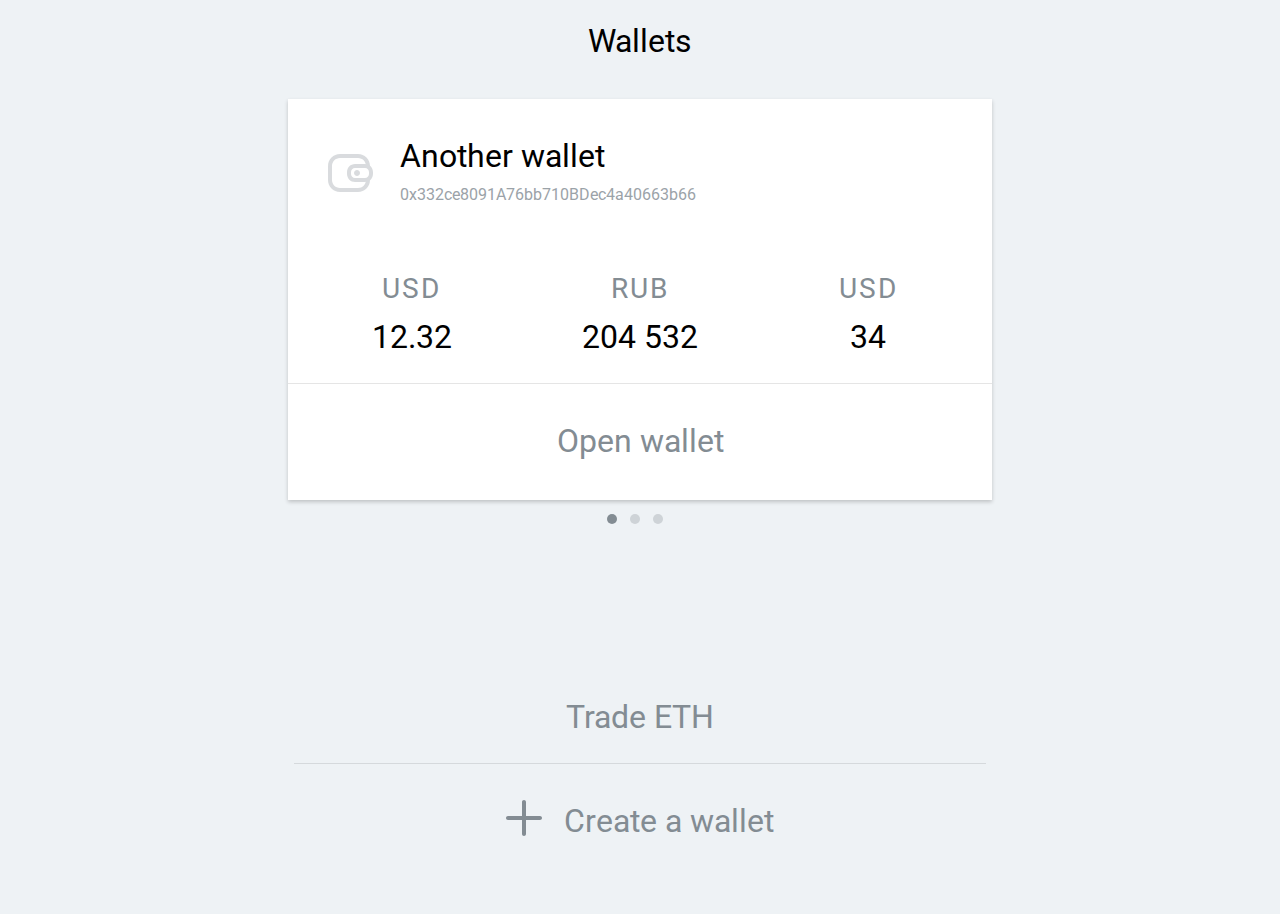
<file: account_list.html>
<!DOCTYPE html>
<html>
    <head>
        <meta charset="utf-8">
        <meta name="viewport" content="width=device-width, initial-scale=1">

        <title></title>

        <link href="style.css" rel="stylesheet">
        <link href="https://fonts.googleapis.com/css?family=Roboto:500,300,400" rel="stylesheet" type="text/css">

    </head>

    <body>

        <div class="wallets">
           <h2>Wallets</h2>
            <div class="wallet">
                <div class="wallet-image"></div>
                <div class="wallet-name">Another wallet</div>
                <div class="wallet-hash">0x332ce8091A76bb710BDec4a40663b66</div>
                <div class="wallet-currencies">
                    <div class="currency-usd"><span class="currency">USD</span>12.32</div>
                    <div class="currency-rub"><span class="currency">RUB</span>204 532</div>
                    <div class="currency-usd"><span class="currency">USD</span>34</div>
                </div>
                <a href="#">Open wallet</a>
            </div>
            <div class="pagination">
                <div class="dot active"></div>
                <div class="dot"></div>
                <div class="dot"></div>
            </div>
            
        </div>
        
        <div class="wallet-actions">
            <a class="trade-eth" href="#">Trade ETH</a>
            <a class="create-wallet" href="#"><span class="add-wallet"></span>Create a wallet</a>
        </div>
    
    </body>

</html>
</file>
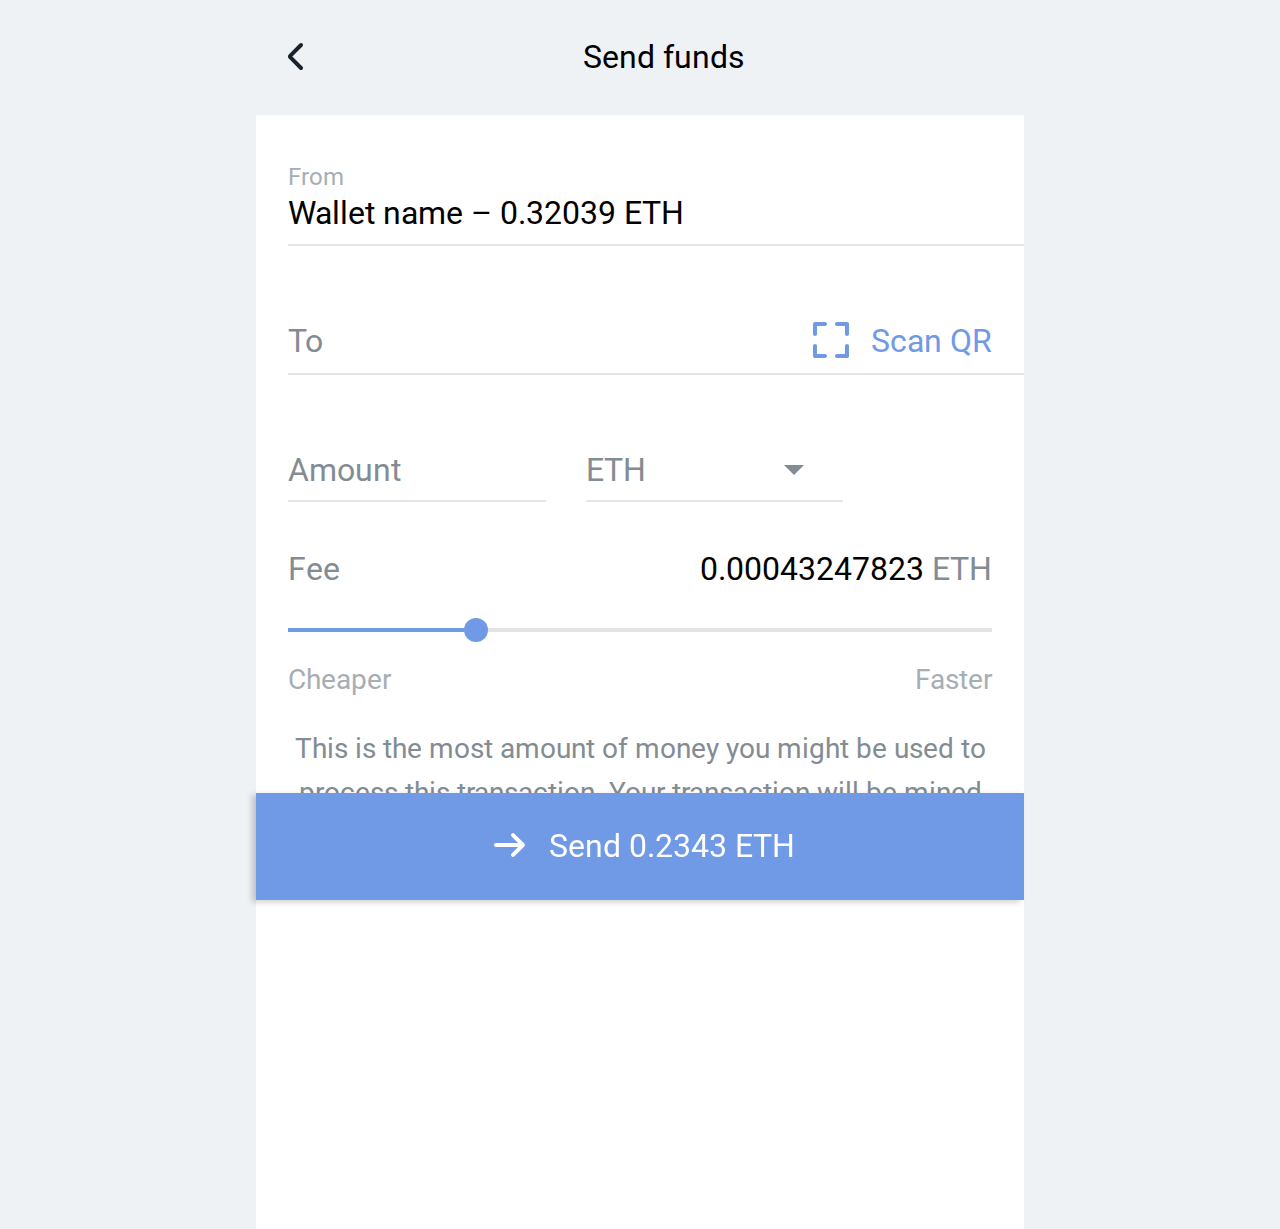
<file: send_money.html>
<!DOCTYPE html>
<html>
    <head>
        <meta charset="utf-8">
        <meta name="viewport" content="width=device-width, initial-scale=1">

        <title></title>

        <link href="style.css" rel="stylesheet">
        <link href="https://fonts.googleapis.com/css?family=Roboto:500,300,400" rel="stylesheet" type="text/css">

    </head>

    <body>

            <div class="top-nav">
                <a href="#" class="nav-back"></a>
                <h2>Send funds</h2>
            </div>
            
            <div class="send-screen">

                <div class="send-from">
                    <span>From</span>
                    <p>Wallet name – 0.32039 ETH</p>
                </div>
                
                <div class="send-to">
                    To
                    <div class="scan-qr"><span class="image-qr"></span>Scan QR </div>
                </div>
                
                <div class="send-amount">Amount</div>
                <div class="send-currency">ETH
                <div class="arrow-down"></div></div>
                
                <div class="send-fee">Fee 
                    <div class="fee-amount">0.00043247823 <span>ETH</span></div></div>
                
                <div class="send-range"><div class="bar"></div><div class="range-control"></div></div>
               
                <div class="range-min-text">Cheaper</div>
                <div class="range-max-text">Faster</div>
                
                <div class="note">This is the most amount of money you might be used to process this transaction. Your transaction will be mined probably within 30 seconds</div>
                
            </div>
            
                <div class="button-send"><span class="image-send"></span>Send 0.2343 ETH</div>

    </body>

</html>
</file>
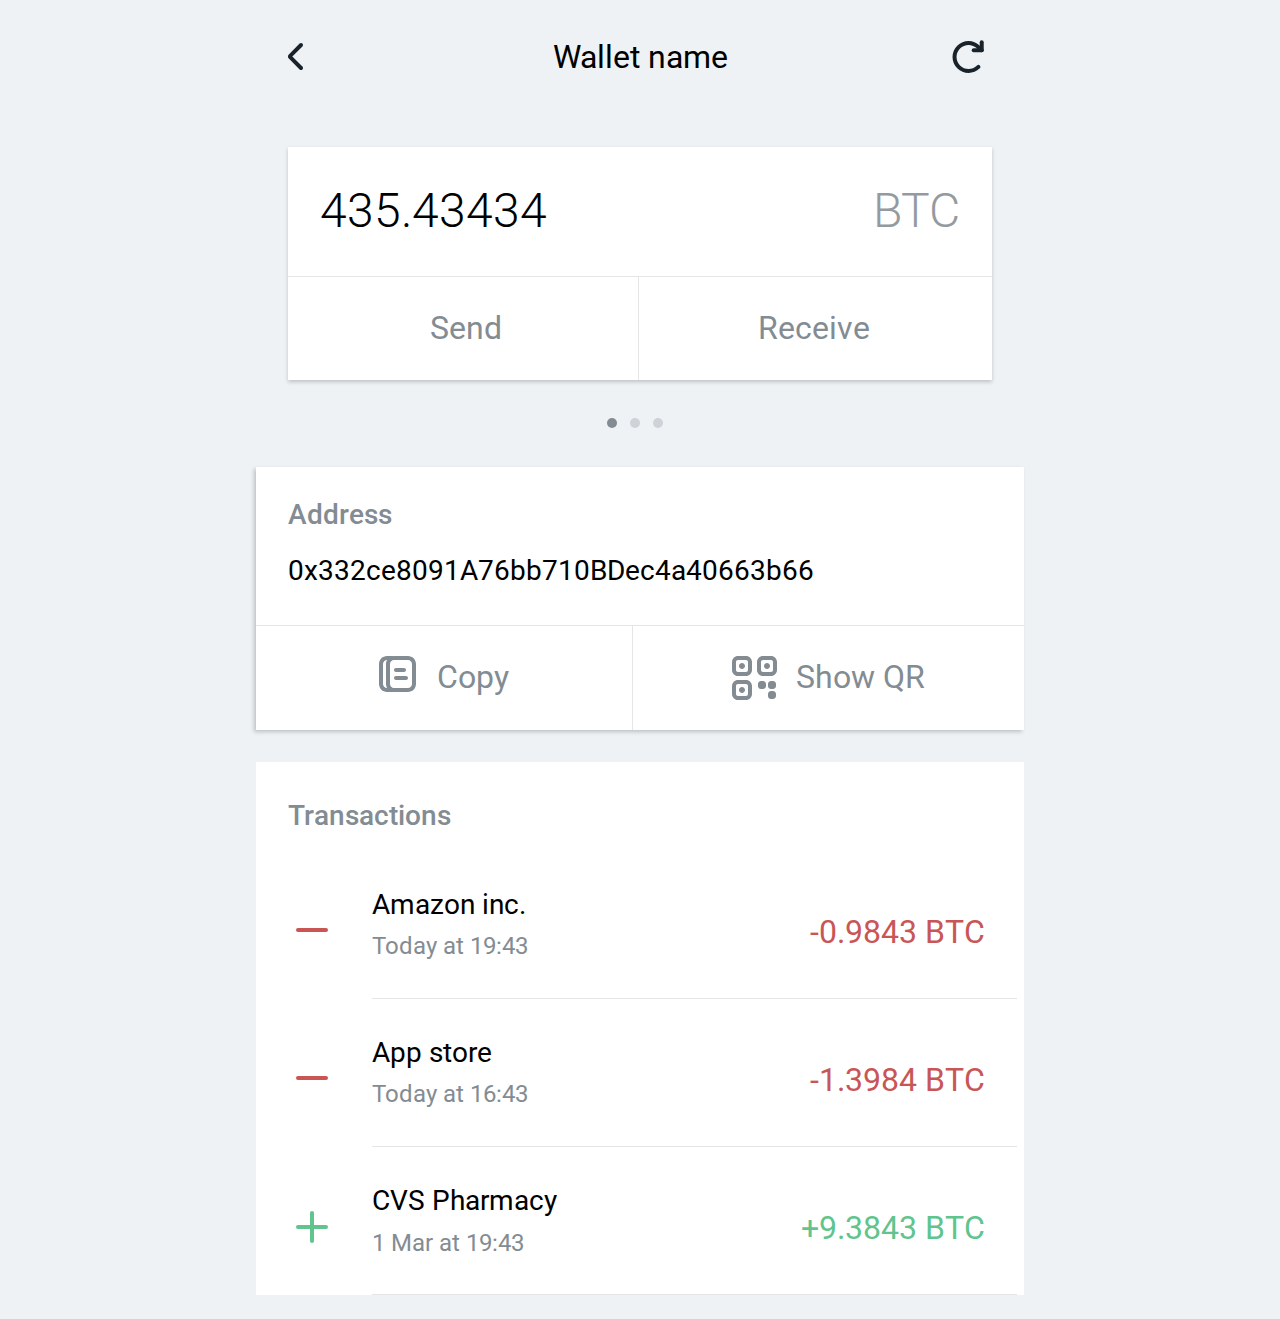
<file: wallet.html>
<!DOCTYPE html>
<html>
    <head>
        <meta charset="utf-8">
        <meta name="viewport" content="width=device-width, initial-scale=1">

        <title></title>

        <link href="style.css" rel="stylesheet">
        <link href="https://fonts.googleapis.com/css?family=Roboto:500,300,400" rel="stylesheet" type="text/css">

    </head>

    <body>
        <div class="wallet-screen">
        
        <div class="top-nav">
            <a href="#" class="nav-back"></a>
            <a href="#" class="nav-update"></a>
            <h2>Wallet name</h2>
        </div>
        
        <div class="wallet">
            <div class="wallet-amount">
                435.43434 <span>BTC</span>
            </div>
            <div class="wallet-controls">
                <div class="button">Send</div>
                <div class="button">Receive</div>
            </div>
        </div>
        
            <div class="pagination">
                <div class="dot active"></div>
                <div class="dot"></div>
                <div class="dot"></div>
            </div>
            
            <div class="wallet-address">
                <span>Address</span>
                <p>0x332ce8091A76bb710BDec4a40663b66</p>
                <div class="wallet-controls">
                    <div class="button"><span class="button-copy"></span>Copy</div>
                    <div class="button"><span class="button-qr"></span>Show QR</div>
                </div>
            </div>
            
            <div class="wallet-transactions">
                <span>Transactions</span>
                <div class="transaction">
                    <div class="transaction-action"><div class="action-remove"></div></div>
                    <div class="transaction-details">
                        <div class="transaction-name">Amazon inc.</div>
                        <div class="transaction-date">Today at 19:43</div>
                        <div class="transaction-amount"><span class="red">-0.9843 BTC</span></div>
                    </div>
                </div>
                <div class="transaction">
                    <div class="transaction-action"><div class="action-remove"></div></div>
                    <div class="transaction-details">
                        <div class="transaction-name">App store</div>
                        <div class="transaction-date">Today at 16:43</div>
                        <div class="transaction-amount"><span class="red">-1.3984 BTC</span></div>
                    </div>
                </div>
                <div class="transaction">
                    <div class="transaction-action"><div class="action-add"></div></div>
                    <div class="transaction-details">
                        <div class="transaction-name">CVS Pharmacy</div>
                        <div class="transaction-date">1 Mar at 19:43</div>
                        <div class="transaction-amount"><span class="green">+9.3843 BTC</span></div>
                    </div>
                </div>
            </div>
        
        </div>
    </body>

</html>
</file>
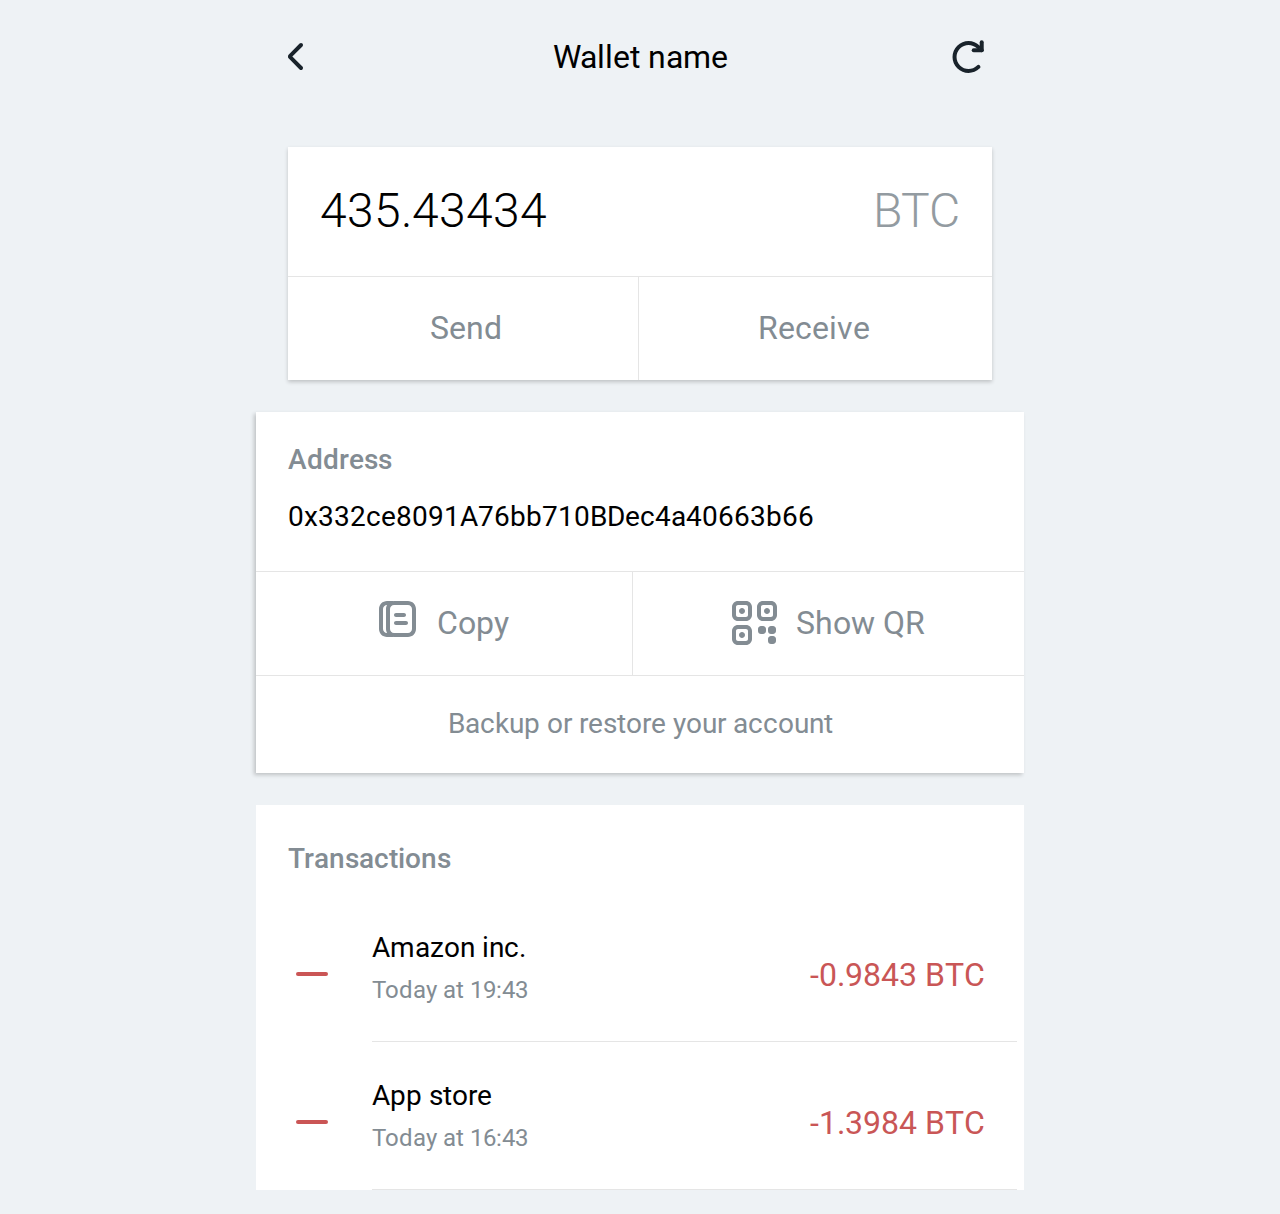
<file: wallet_state.html>
<!DOCTYPE html>
<html>
    <head>
        <meta charset="utf-8">
        <meta name="viewport" content="width=device-width, initial-scale=1">

        <title></title>

        <link href="style.css" rel="stylesheet">
        <link href="https://fonts.googleapis.com/css?family=Roboto:500,300,400" rel="stylesheet" type="text/css">

    </head>

    <body>
        <div class="wallet-screen">

            <div class="top-nav">
                <a href="#" class="nav-back"></a>
                <a href="#" class="nav-update"></a>
                <h2>Wallet name</h2>
            </div>

            <div class="wallet">
                <div class="wallet-amount">
                    435.43434 <span>BTC</span>
                </div>
                <div class="wallet-controls">
                    <div class="button">Send</div>
                    <div class="button">Receive</div>
                </div>
            </div>

            <div class="wallet-address">
                <span>Address</span>
                <p>0x332ce8091A76bb710BDec4a40663b66</p>
                <div class="wallet-controls">
                    <div class="button"><span class="button-copy"></span>Copy</div>
                    <div class="button"><span class="button-qr"></span>Show QR</div>
                    <div class="button-full">Backup or restore your account</div>
                </div>
            </div>

            <div class="wallet-transactions">
                <span>Transactions</span>
                <div class="transaction">
                    <div class="transaction-action"><div class="action-remove"></div></div>
                    <div class="transaction-details">
                        <div class="transaction-name">Amazon inc.</div>
                        <div class="transaction-date">Today at 19:43</div>
                        <div class="transaction-amount"><span class="red">-0.9843 BTC</span></div>
                    </div>
                </div>
                <div class="transaction">
                    <div class="transaction-action"><div class="action-remove"></div></div>
                    <div class="transaction-details">
                        <div class="transaction-name">App store</div>
                        <div class="transaction-date">Today at 16:43</div>
                        <div class="transaction-amount"><span class="red">-1.3984 BTC</span></div>
                    </div>
                </div>

            </div>

        </div>
    </body>

</html>
</file>
<file: style.css>
body {
    position: relative;
    display: block;
    overflow-x: hidden;
    margin: 0 auto;
    padding: 0;
    max-width: 768px;
    min-width: 320px;
    height: 100%;
    font-weight: 400;
    font-size: 14px;
    font-family: 'Roboto', sans-serif;
    line-height: 1.6;
    background-color: #eef2f5;

    text-rendering: optimizeLegibility;
    -webkit-font-smoothing: antialiased;
}

h1 {
    font-weight: 500;
}

h2 {
    margin: 0;
    padding: 0;
    font-weight: 400;
    font-size: 32px;
}

.wallets {
    background-color: #eef2f5;
    text-align: center;
    padding-bottom: 30%;
}

.wallets h2 {
    padding: 16px;
}

.wallet {
    position: relative;
    background-color: #fff;
    box-shadow: 0px 2px 4px rgba(0,0,0,0.2);
    margin: 32px;
}

.wallets .wallet {
    margin: 10% 32px 0;
}

.wallet-image {
    position: absolute;
    top: 55px;
    left: 40px;
    width: 48px;
    height: 48px;
    background-image: url(assets/icon_wallet_gray.svg);
    background-repeat: no-repeat;
}

.wallet-name {
    margin-left: 80px;
    padding-top: 32px;
    padding-left: 32px;
    text-align: left;
    font-size: 32px;
}

.wallet-hash {
    margin-left: 80px;
    padding-left: 32px;
    color: #838c93;
    text-align: left;
    font-size: 16px;
    opacity: .8;
}

.wallet-currencies {
    display: block;
    margin-top: 60px;
    width: 100%;
    text-align: center;
}

.currency-usd, .currency-rub {
    display: inline-block;
    width: 32%;
    vertical-align: top;
    font-size: 32px;
}

span.currency {
    display: block;
    color: #838c93;
    letter-spacing: 2px;
    font-size: 28px;
}

.wallet a {
    display: block;
    margin-top: 20px;
    padding: 32px;
    border-top: 1px solid rgba(0,0,0,0.1);
    color: #838c93;
    text-decoration: none;
    font-size: 32px;
}

.pagination {
    margin-top: 8px;
}

.wallets .pagination {
    padding-bottom: 20%;
}

.dot {
    display: inline-block;
    margin-right: 10px;
    width: 10px;
    height: 10px;
    border-radius: 50%;
    background-color: #838c93;
    color: #838c93;
    opacity: 0.3;
}

.dot.active {
    opacity: 1;
}

.wallet-actions {
    display: inline-block;
    width: 100%;
    max-width: 768px;
    font-size: 32px;
    position: fixed;
    bottom: 0;
    text-align: center;
    background-color: #eef2f5;
}

.wallet-actions a {
    display: block;
    margin: 20px auto;
    width: 90%;
    color: #838c93;
    text-decoration: none;
}

.add-wallet {
    display: inline-block;
    margin-right: 10px;
    width: 48px;
    height: 48px;
    background-image: url(assets/icon_plus_gray.svg);
    background-repeat: no-repeat;
    vertical-align: middle;
}

.create-wallet {
    padding: 32px 0;
    border-top: 1px solid rgba(0,0,0,0.1);
}

.top-nav {
    padding: 32px;
    background-color: #eef2f5;
    vertical-align: middle;
    text-align: center;
}

.nav-back {
    display: inline-block;
    float: left;
    width: 48px;
    height: 48px;
    background-image: url(assets/icon_back_copy.svg);
    background-position: left;
    background-repeat: no-repeat;
    vertical-align: middle;
}

.nav-update {
    display: inline-block;
    float: right;
    width: 48px;
    height: 48px;
    background-image: url(assets/icon_update.svg);
    background-position: center;
    background-repeat: no-repeat;
    vertical-align: middle;
}

.wallet-amount {
    padding: 26px 32px;
    text-align: left;
    font-weight: 300;
    font-size: 48px;
}

.wallet-amount span {
    float: right;
    color: #939ba1;
}

.wallet-controls {
    border-top: 1px solid rgba(0,0,0,0.1);
    color: #838c93;
    white-space: nowrap;
    cursor: pointer;
}

.wallet-controls .button {
    display: inline-block;
    padding: 26px 0;
    width: 49%;
    text-align: center;
    font-size: 32px;
}

.wallet-controls .button:first-child {
    border-right: 1px solid rgba(0,0,0,0.1);
}

.wallet-screen {
    background-color: #eef2f5;
    text-align: center;
}

.wallet-address {
    margin: 32px 0;
    background-color: #fff;
    box-shadow: -2px 2px 4px rgba(0,0,0,0.2);
    color: #838c93;
    text-align: left;
    font-size: 28px;
}

.wallet-address > span {
    display: block;
    padding: 26px 0 0 32px;
    font-weight: 500;
}

.wallet-address > p {
    margin: 12px 0 31px;
    padding: 0;
    padding-left: 32px;
    color: #000;
    font-weight: 400;
    font-size: 28px;
}

.button-copy {
    display: inline-block;
    margin-right: 10px;
    width: 48px;
    height: 48px;
    background-image: url(assets/icon_copy_gray.svg);
    background-repeat: no-repeat;
    vertical-align: middle;
}

.button-qr {
    display: inline-block;
    margin-right: 16px;
    width: 48px;
    height: 48px;
    background-image: url(assets/icon_qr.svg);
    background-repeat: no-repeat;
    vertical-align: middle;
}

.wallet-transactions {
    margin: 24px 0;
    background-color: #fff;
    color: #838c93;
    text-align: left;
    font-size: 28px;
}

.wallet-transactions > span {
    display: block;
    padding: 32px 0 0 32px;
    font-weight: 500;
    margin-bottom: 12px;
}

.transaction-action {
    display: inline-block;
    margin-left: 32px;
    width: 10%;
}

.action-remove {
    width: 48px;
    height: 48px;
    background-image: url(assets/icon_remove_red.svg);
    background-position: center;
    background-repeat: no-repeat;
}

.action-add {
    width: 48px;
    height: 48px;
    background-image: url(assets/icon_add_green.svg);
    background-position: center;
    background-repeat: no-repeat;
}

.transaction-details {
    position: relative;
    display: inline-block;
    margin-top: 32px;
    padding-bottom: 32px;
    width: 84%;
    border-bottom: 1px solid rgba(0,0,0,0.1);
}

.transaction-name {
    color: #000;
    font-size: 28px;
}

.transaction-date {
    font-size: 24px;
}

.transaction-amount {
    position: absolute;
    top: 24px;
    right: 32px;
    vertical-align: middle;
    font-size: 32px;
}

.transaction-amount .red {
    color: #c95656;
}

.transaction-amount .green {
    color: #5fc48d;
}

.button-full {
    padding: 26px 0;
    width: 100%;
    border-top: 1px solid rgba(0,0,0,0.1);
    text-align: center;
}

.send-screen {
    padding-left: 32px;
    background-color: #fff;
    color: #838c93;
    text-align: left;
    font-size: 32px;
}

.send-from {
    border-bottom: 2px solid rgba(0,0,0,0.1);
    line-height: 1.2;
    padding-top: 40px;
}

.send-from span {
    font-size: 24px;
    opacity: .7;
}

.send-from p {
    margin: 0;
    padding: 0 0 12px;
    color: #000;
}

.send-to {
    margin-top: 38px;
    padding: 32px 0 6px;
    border-bottom: 2px solid rgba(0,0,0,0.1);
}

.scan-qr {
    float: right;
    margin-right: 32px;
    color: #7099e6;
}

.image-qr {
    display: inline-block;
    margin-right: 16px;
    width: 48px;
    height: 48px;
    background-image: url(assets/scan_blue.svg);
    background-position: center;
    background-repeat: no-repeat;
    vertical-align: top;
}

.send-amount {
    display: inline-block;
    margin-top: 38px;
    padding: 32px 0 4px;
    width: 35%;
    border-bottom: 2px solid rgba(0,0,0,0.1);
}

.send-currency {
    position: relative;
    display: inline-block;
    margin-top: 38px;
    margin-left: 32px;
    padding: 32px 0 4px;
    width: 35%;
    border-bottom: 2px solid rgba(0,0,0,0.1);
}

.send-fee {
    margin-top: 42px;
}

.fee-amount {
    float: right;
    margin-right: 32px;
    color: #000;
}

.fee-amount span {
    color: #838c93;
}

.arrow-down {
    position: absolute;
    top: 60%;
    left: 77%;
    width: 0; 
    height: 0; 
    border-top: 10px solid #838c93;
    border-right: 10px solid transparent;
    border-left: 10px solid transparent;
}

.send-range {
    position: relative;
    margin-top: 32px;
    margin-right: 32px;
    height: 4px;
    background-color: rgba(0,0,0,0.1);
}

.bar {
    width: 25%;
    height: 4px;
    background-color: #7099e6;
}

.range-control {
    position: absolute;
    top: -10px;
    left: 25%;
    width: 24px;
    height: 24px;
    border-radius: 50%;
    background-color: #7099e6;
    color: #7099e6;
    cursor: pointer;
}

.range-min-text {
    float: left;
    margin-top: 26px;
    font-size: 28px;
    opacity: .7;
}

.range-max-text {
    float: right;
    margin-top: 26px;
    margin-right: 32px;
    font-size: 28px;
    opacity: .7;
}

.note {
    margin-top: 95px;
    padding-right: 32px;
    text-align: center;
    font-size: 28px;
    padding-bottom: 50%;
}

.button-send {
    padding: 28px 0;
    width: 100%;
    background-color: #7099e6;
    box-shadow: -4px 2px 6px rgba(0,0,0,0.2);
    color: #fff;
    text-align: center;
    font-size: 32px;
    position: fixed;
    bottom: 0;
    max-width: 768px;
}

.image-send {
    display: inline-block;
    margin-right: 16px;
    width: 48px;
    height: 48px;
    background-image: url(assets/icon_send_white.svg);
    background-position: center;
    background-repeat: no-repeat;
    vertical-align: top;
}

@media only screen and (min-width: 768px) {
    .wallets .wallet {
        margin: 20% 32px 0;
    }
}

@media only screen and (min-width: 1000px) {
    .wallets .wallet {
        margin: 2% 32px 0;
    }
}

@media only screen and (max-width: 650px) {
    
    .top-nav {
        padding: 18px;
    }

    h2 {
        font-size: 16px;
    }

    div {
        font-size: 16px;
    }
    
    .send-from {
        padding-top: 20px;
    }

    .send-from span {
        font-size: 12px;
        line-height: 1.6;
    }

    .send-to, .send-amount, .send-currency {
        margin-top: 0;
    }

    .image-qr {
        width: 24px;
        height: 24px;
        background-size: cover;
    }

    .send-fee {
        margin-top: 24px;
    }

    .range-min-text, .range-max-text {
        font-size: 14px;
        margin-top: 12px;
        margin-right: 16px;
    }

    .note {
        margin-top: 65px;
        font-size: 14px;
        padding-right: 16px;
    }
    .button-send {
        margin-top: 18px;
        font-size: 16px;
        padding: 16px 0;
        vertical-align: middle;
    }

    .image-send {
        width: 16px;
        height: 16px;
        vertical-align: baseline;
        background-size: contain;
    }

    .wallet-image {
        background-size: contain;
        width: 24px;
        height: 24px;
        left: 15px;
        top: 45px;
    }

    .wallet-name {
        font-size: 16px;
        margin-left: 20px;
    }

    .wallet-hash {
        font-size: 12px;
        margin-left: 20px;
    }

    .wallets .wallet {
        margin: 30% 16px 0;
    }
    
    .wallet {
        margin: 16px 32px 0 16px;
    }

    .wallets h2 {
        padding: 16px;
    }

    .wallet-currencies {
        margin-top: 15px;
    }
    
    span.currency {
        font-size: 14px;
    }
    
    .pagination .dot {
        width: 5px;
        height: 5px;
        margin-right: 5px;
    }

    .currency-usd, .currency-rub {
        font-size: 16px;
    }

    .wallet a {
        padding: 16px;
        font-size: 16px;
    }

    .wallet-actions {
        margin-top: 0;
        font-size: 16px;
    }

    .add-wallet {
        width: 16px;
        height: 16px;
        background-size: contain;
        margin-right: 8px;
        margin-top: -6px;
        vertical-align: middle;
        background-position: center;
    }

    .wallet-actions a {
        margin: 16px auto;
    }

    .create-wallet {
        padding: 16px 0;
    }

    .wallet-amount {
        font-size: 24px;
        padding: 16px;
    }

    .wallet-controls .button {
        padding: 16px 0;
        font-size: 16px;
    }

    .wallet-address {
        margin: 16px 0;
    }

    .wallet-address > span {
        padding: 13px 0 0 16px;
        font-size: 14px;
    }

    .wallet-address > p {
        margin: 0;
        padding-left: 16px;
        font-size: 14px;
        margin-bottom: 16px;
    }

    .button-full {
        padding: 16px 0;
    }

    .wallet-transactions {
        margin: 0;
        padding-bottom: 24px;
    }

    .wallet-transactions > span {
        margin: 0;
        padding: 16px 0 0 16px;
        font-size: 14px;
    }

    .transaction-action {
        margin-left: 16px;
        width: 5%;
    }

    .action-remove, .action-add {
        width: 24px;
        height: 24px;
        margin-top: -30px;
        background-size: contain;
    }

    .transaction-details {
        margin-top: 16px;
        margin-left: 24px;
        width: 80%;
        padding-bottom: 16px;
    }

    .transaction-name{
        font-size: 14px;
    }
    
    .transaction-date {
        font-size: 12px;
    }

    .transaction-amount {
        font-size: 16px;
        top: 8px;
        right: 0;
        margin-right: 16px;
    }
    
    .nav-back {
        width: 16px;
        height: 16px;
        background-size: contain;
        background-position: 0;
        margin-left: 0;
        margin-top: 4px;
        vertical-align: middle;
    }
    
    .arrow-down {
        top: 65%;
        border-top: 5px solid #838c93;
        border-right: 5px solid transparent;
        border-left: 5px solid transparent;
    }
    
    .nav-update {
        width: 16px;
        height: 16px;
        background-image: url(assets/icon_update.svg);
        background-position: 0;
        background-repeat: no-repeat;
        vertical-align: middle;
        background-size: contain;
        margin-top: 4px;
    }
    
    .button-copy, .button-qr {
        width: 16px;
        height: 16px;
        background-size: contain;
        vertical-align: baseline;
    }
    
    .send-range, .bar {
        height: 2px;
        margin-right: 16px;
    }
    
    .range-control {
        width: 12px;
        height: 12px;
        top: -5px;
    }
    
    .scan-qr {
        margin-right: 16px;
    }
    
    .send-from, .send-to, .send-amount, .send-currency {
        border-bottom: 1px solid rgba(0,0,0,0.1);
    }
    
    .send-screen {
        padding-left: 16px;
    }
    
    .fee-amount {
        margin-right: 16px;
    }
}
</file>
